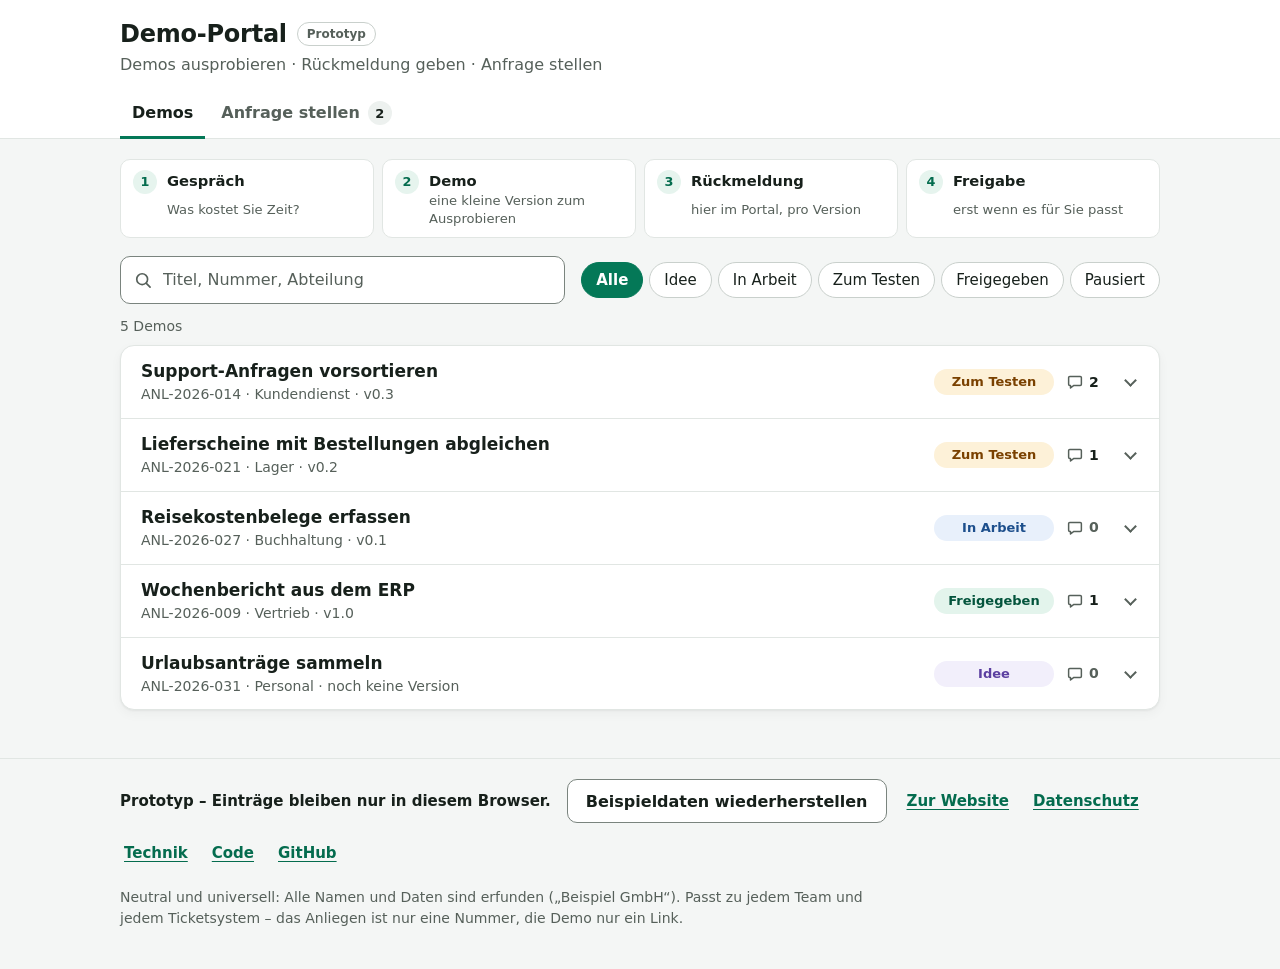
<file: index.html>
<!doctype html>
<html lang="de" dir="ltr">
<head>
  <meta charset="utf-8">
  <meta name="viewport" content="width=device-width, initial-scale=1">
  <title>Demo-Portal</title>
  <meta name="description" content="Prototyp eines neutralen Demo-Portals: Demos ausprobieren, Rückmeldung geben, Anfrage stellen. Erfundene Beispieldaten – passt zu jedem Team und jedem Ticketsystem.">
  <meta name="robots" content="noindex">
  <meta name="color-scheme" content="light dark">
  <meta name="theme-color" content="#ffffff" media="(prefers-color-scheme: light)">
  <meta name="theme-color" content="#151b18" media="(prefers-color-scheme: dark)">
  <link rel="icon" href="data:image/svg+xml,%3Csvg xmlns='http://www.w3.org/2000/svg' viewBox='0 0 32 32'%3E%3Crect width='32' height='32' rx='8' fill='%23047857'/%3E%3Cpath d='M9 16.5l4.5 4.5L23 11.5' fill='none' stroke='%23ffffff' stroke-width='3.2' stroke-linecap='round' stroke-linejoin='round'/%3E%3C/svg%3E">
  <link rel="stylesheet" href="styles.css">
  <script src="app.js" defer></script>
</head>
<body>
  <a class="skip-link" href="#inhalt">Zum Inhalt springen</a>

  <header class="top">
    <div class="wrap top-inner">
      <div class="brand">
        <h1>Demo-Portal</h1>
        <span class="tag">Prototyp</span>
      </div>
      <p class="subtitle">Demos ausprobieren · Rückmeldung geben · Anfrage stellen</p>

      <div class="tabs" role="tablist" aria-label="Bereiche">
        <button class="tab" type="button" role="tab" id="tab-demos" aria-selected="true" aria-controls="panel-demos">Demos</button>
        <button class="tab" type="button" role="tab" id="tab-anfrage" aria-selected="false" aria-controls="panel-anfrage" tabindex="-1">
          <span>Anfrage stellen</span>
          <span class="badge" id="anfrage-zahl">0</span><span class="vh"> eigene Anfragen</span>
        </button>
      </div>
    </div>
  </header>

  <main id="inhalt" class="wrap main" tabindex="-1">
    <noscript>
      <p class="noscript">Dieses Portal braucht JavaScript. Bitte JavaScript erlauben und die Seite neu laden.</p>
    </noscript>

    <!-- The way of working in four steps: what the portal is for, readable in five seconds. -->
    <ol class="flow" aria-label="So läuft die Zusammenarbeit">
      <li><strong>Gespräch</strong><span>Was kostet Sie Zeit?</span></li>
      <li><strong>Demo</strong><span>eine kleine Version zum Ausprobieren</span></li>
      <li><strong>Rückmeldung</strong><span>hier im Portal, pro Version</span></li>
      <li><strong>Freigabe</strong><span>erst wenn es für Sie passt</span></li>
    </ol>

    <!-- Reiter 1: Demos -->
    <section class="panel" id="panel-demos" role="tabpanel" aria-labelledby="tab-demos">
      <h2 class="vh">Demos</h2>

      <div class="toolbar">
        <div class="search">
          <label class="vh" for="suche">Demos suchen</label>
          <svg class="search-icon" viewBox="0 0 24 24" aria-hidden="true" focusable="false">
            <circle cx="11" cy="11" r="6.5"></circle>
            <path d="M16 16l4.5 4.5"></path>
          </svg>
          <input id="suche" type="search" maxlength="120" autocomplete="off" spellcheck="false" placeholder="Titel, Nummer, Abteilung">
        </div>

        <div class="chips" role="group" aria-label="Nach Status filtern">
          <button type="button" class="chip" data-status="" aria-pressed="true"><span>Alle</span></button>
          <button type="button" class="chip" data-status="idee" aria-pressed="false"><span>Idee</span></button>
          <button type="button" class="chip" data-status="in-arbeit" aria-pressed="false"><span>In Arbeit</span></button>
          <button type="button" class="chip" data-status="zum-testen" aria-pressed="false"><span>Zum Testen</span></button>
          <button type="button" class="chip" data-status="freigegeben" aria-pressed="false"><span>Freigegeben</span></button>
          <button type="button" class="chip" data-status="pausiert" aria-pressed="false"><span>Pausiert</span></button>
        </div>
      </div>

      <p class="result" id="ergebnis" role="status"></p>

      <ul class="demo-list" id="demo-liste"></ul>

      <div class="empty" id="leer" hidden>
        <p>Keine Demo passt zu Suche und Filter.</p>
        <button type="button" class="btn btn-secondary" id="leer-zuruecksetzen">Suche und Filter zurücksetzen</button>
      </div>
    </section>

    <!-- Reiter 2: Anfrage stellen -->
    <section class="panel" id="panel-anfrage" role="tabpanel" aria-labelledby="tab-anfrage" hidden>
      <div class="split">
        <form class="card form" id="anfrage-form" novalidate aria-labelledby="anfrage-titel">
          <div class="form-head">
            <h2 id="anfrage-titel">Neue Anfrage</h2>
            <p class="muted">Kurz beschreiben, was heute Zeit kostet. Die Beispiele in den Feldern helfen.</p>
          </div>

          <div class="field">
            <label class="label" for="a-titel">Worum geht es?</label>
            <input id="a-titel" type="text" maxlength="120" autocomplete="off" placeholder="z. B. Rechnungen ablegen" aria-describedby="a-titel-fehler">
            <p class="error" id="a-titel-fehler" hidden></p>
          </div>

          <div class="field">
            <label class="label" for="a-heute">Was machen Sie heute?</label>
            <textarea id="a-heute" rows="4" maxlength="1000" placeholder="z. B. Ich speichere jede Rechnung aus dem Postfach als PDF, benenne sie um und lege sie im richtigen Ordner ab." aria-describedby="a-heute-fehler"></textarea>
            <p class="error" id="a-heute-fehler" hidden></p>
          </div>

          <fieldset class="field" id="a-oft" aria-describedby="a-oft-fehler">
            <legend class="label">Wie oft?</legend>
            <div class="opts">
              <label class="opt"><input type="radio" name="frequency" value="taeglich"><span>Täglich</span></label>
              <label class="opt"><input type="radio" name="frequency" value="woechentlich"><span>Wöchentlich</span></label>
              <label class="opt"><input type="radio" name="frequency" value="monatlich"><span>Monatlich</span></label>
              <label class="opt"><input type="radio" name="frequency" value="seltener"><span>Seltener</span></label>
            </div>
            <p class="error" id="a-oft-fehler" hidden></p>
          </fieldset>

          <div class="field">
            <label class="label" for="a-minuten">Wie lange dauert es jedes Mal?</label>
            <div class="unit">
              <input id="a-minuten" type="text" inputmode="numeric" maxlength="12" autocomplete="off" placeholder="z. B. 20" aria-describedby="a-minuten-einheit a-minuten-fehler">
              <span id="a-minuten-einheit">Minuten</span>
            </div>
            <p class="error" id="a-minuten-fehler" hidden></p>
          </div>

          <div class="field">
            <label class="label" for="a-programme">Mit welchen Programmen?</label>
            <input id="a-programme" type="text" maxlength="120" autocomplete="off" placeholder="z. B. E-Mail, Excel, ERP" aria-describedby="a-programme-fehler">
            <p class="error" id="a-programme-fehler" hidden></p>
          </div>

          <fieldset class="field" id="a-dringend" aria-describedby="a-dringend-fehler">
            <legend class="label">Wie dringend?</legend>
            <div class="opts">
              <label class="opt"><input type="radio" name="urgency" value="normal" checked><span>Normal</span></label>
              <label class="opt"><input type="radio" name="urgency" value="bald"><span>Bald</span></label>
              <label class="opt"><input type="radio" name="urgency" value="dringend"><span>Dringend</span></label>
            </div>
            <p class="error" id="a-dringend-fehler" hidden></p>
          </fieldset>

          <div class="pair">
            <div class="field">
              <label class="label" for="a-abteilung">Abteilung</label>
              <input id="a-abteilung" type="text" maxlength="60" autocomplete="off" placeholder="z. B. Buchhaltung" aria-describedby="a-abteilung-fehler">
              <p class="error" id="a-abteilung-fehler" hidden></p>
            </div>
            <div class="field">
              <label class="label" for="a-name">Name <span class="optional">(optional)</span></label>
              <input id="a-name" type="text" maxlength="60" autocomplete="name" placeholder="Leer lassen = anonym">
            </div>
          </div>

          <div class="form-end">
            <div class="form-actions">
              <button type="submit" class="btn btn-primary">Anfrage senden</button>
            </div>
            <div class="form-status" id="anfrage-status" role="status"></div>
          </div>
        </form>

        <section class="card" aria-labelledby="liste-titel">
          <h2 id="liste-titel">Ihre Anfragen</h2>
          <ul class="req-list" id="anfrage-liste"></ul>
          <p class="muted" id="anfrage-leer" hidden>Noch keine Anfragen.</p>
        </section>
      </div>
    </section>
  </main>

  <footer class="foot">
    <div class="wrap">
      <div class="foot-row">
        <p class="foot-note"><strong>Prototyp – Einträge bleiben nur in diesem Browser.</strong></p>
        <button type="button" class="btn btn-secondary" id="reset" aria-expanded="false" aria-controls="reset-frage">Beispieldaten wiederherstellen</button>
        <a class="link" href="https://barneysintro.space/">Zur Website</a>
        <a class="link" href="https://barneysintro.space/privacy">Datenschutz</a>
        <a class="link" href="technik.html">Technik</a>
        <a class="link" href="app.js">Code</a>
        <a class="link" href="https://github.com/barneyson55/demo-portal">GitHub</a>
      </div>

      <div class="reset-ask" id="reset-frage" hidden>
        <p>Eigene Rückmeldungen und Anfragen in diesem Browser löschen und die Beispieldaten laden?</p>
        <div class="reset-actions">
          <button type="button" class="btn btn-primary" id="reset-ja">Ja, wiederherstellen</button>
          <button type="button" class="btn btn-secondary" id="reset-nein">Abbrechen</button>
        </div>
      </div>
      <p class="reset-status" id="reset-status" role="status"></p>

      <p class="foot-small">Neutral und universell: Alle Namen und Daten sind erfunden („Beispiel GmbH“). Passt zu jedem Team und jedem Ticketsystem – das Anliegen ist nur eine Nummer, die Demo nur ein Link.</p>
      <p class="foot-small foot-warn" id="speicher-hinweis" hidden>Speichern ist in diesem Browser gerade nicht möglich – Einträge verschwinden beim Neuladen.</p>
    </div>
  </footer>
</body>
</html>
</file>
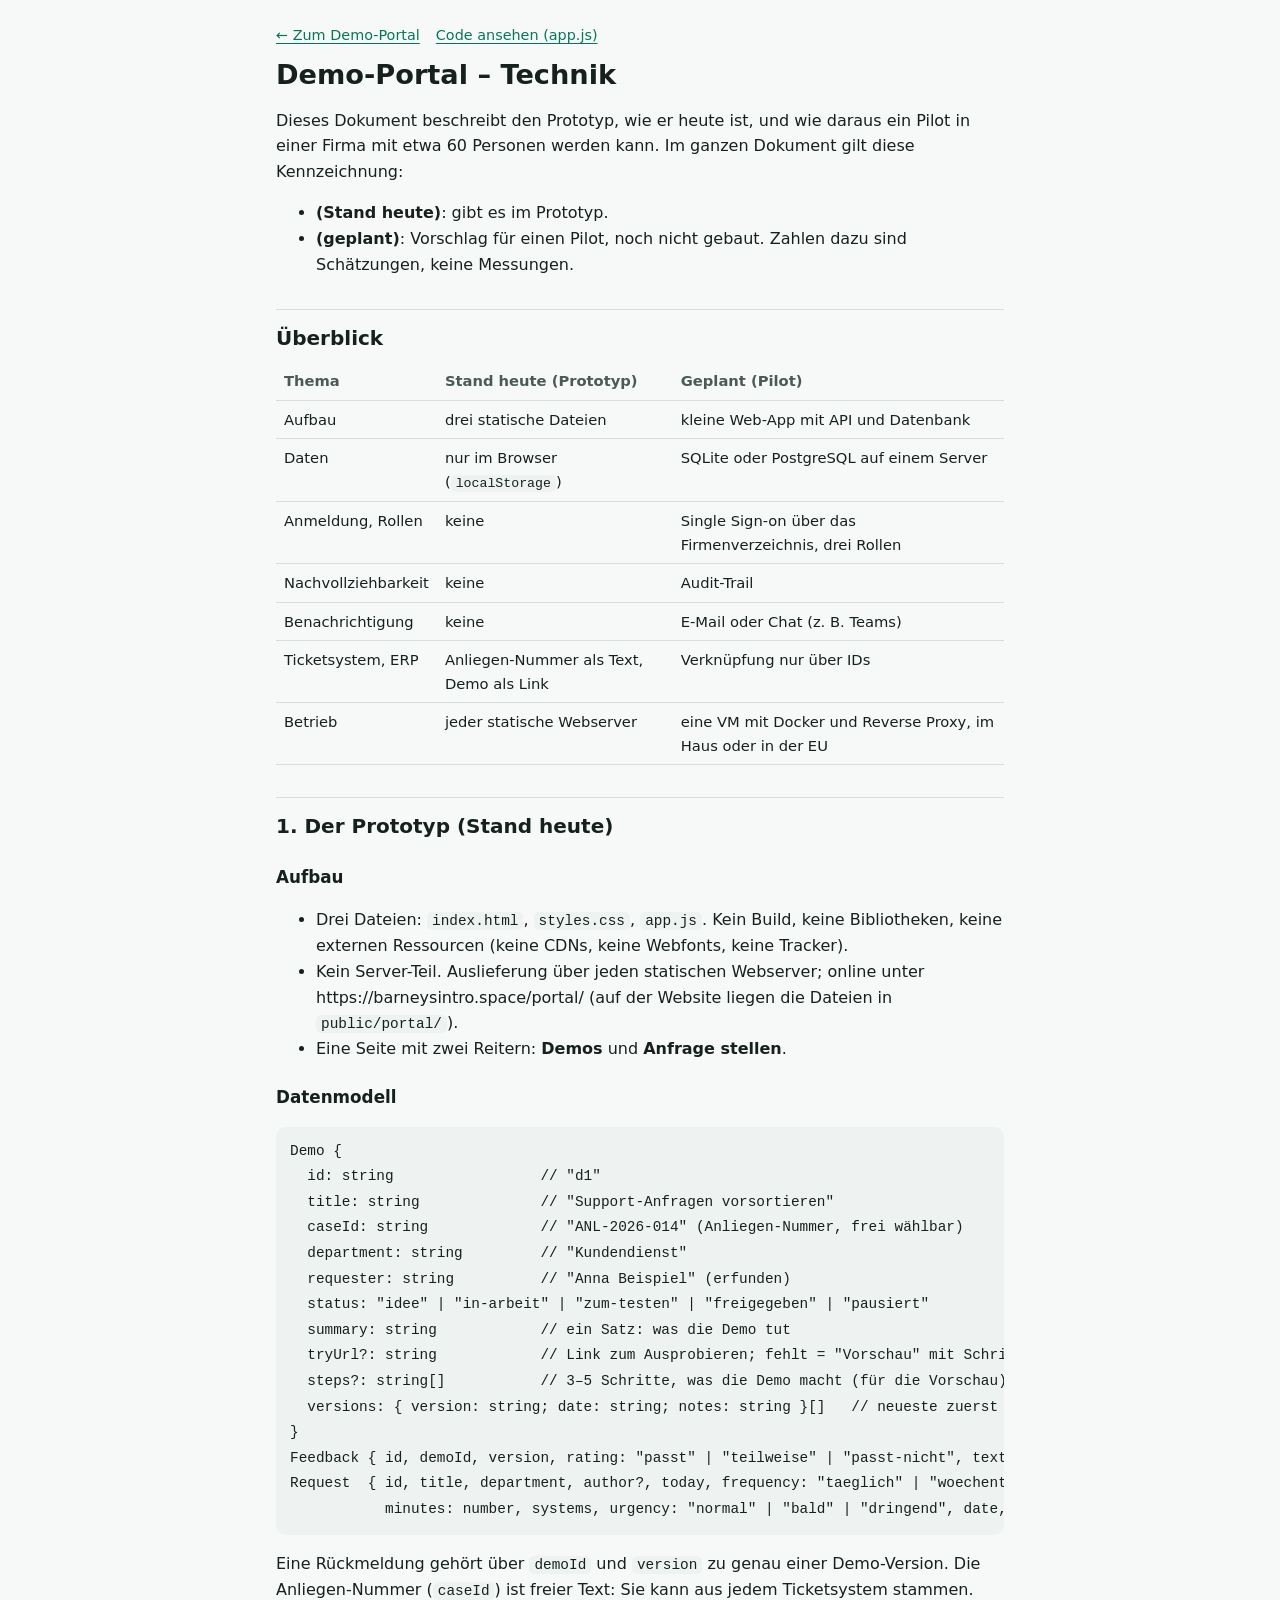
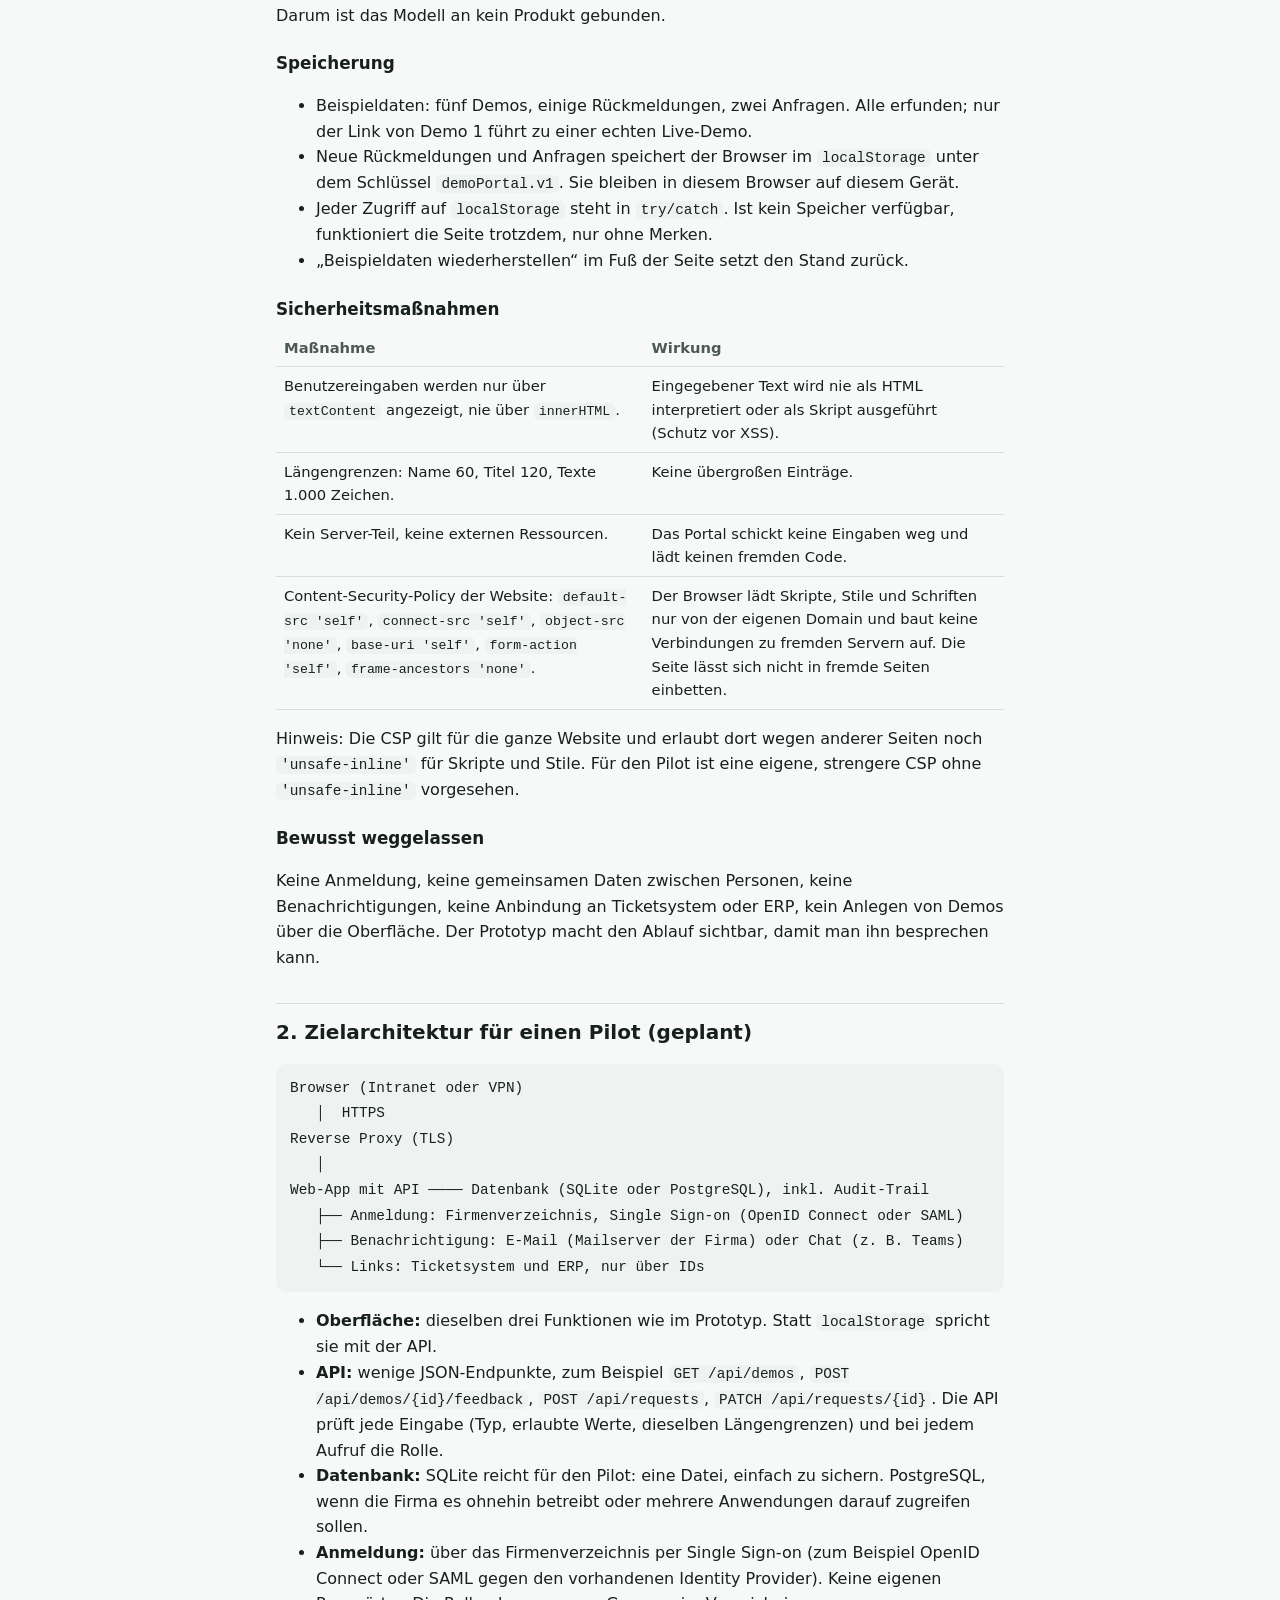
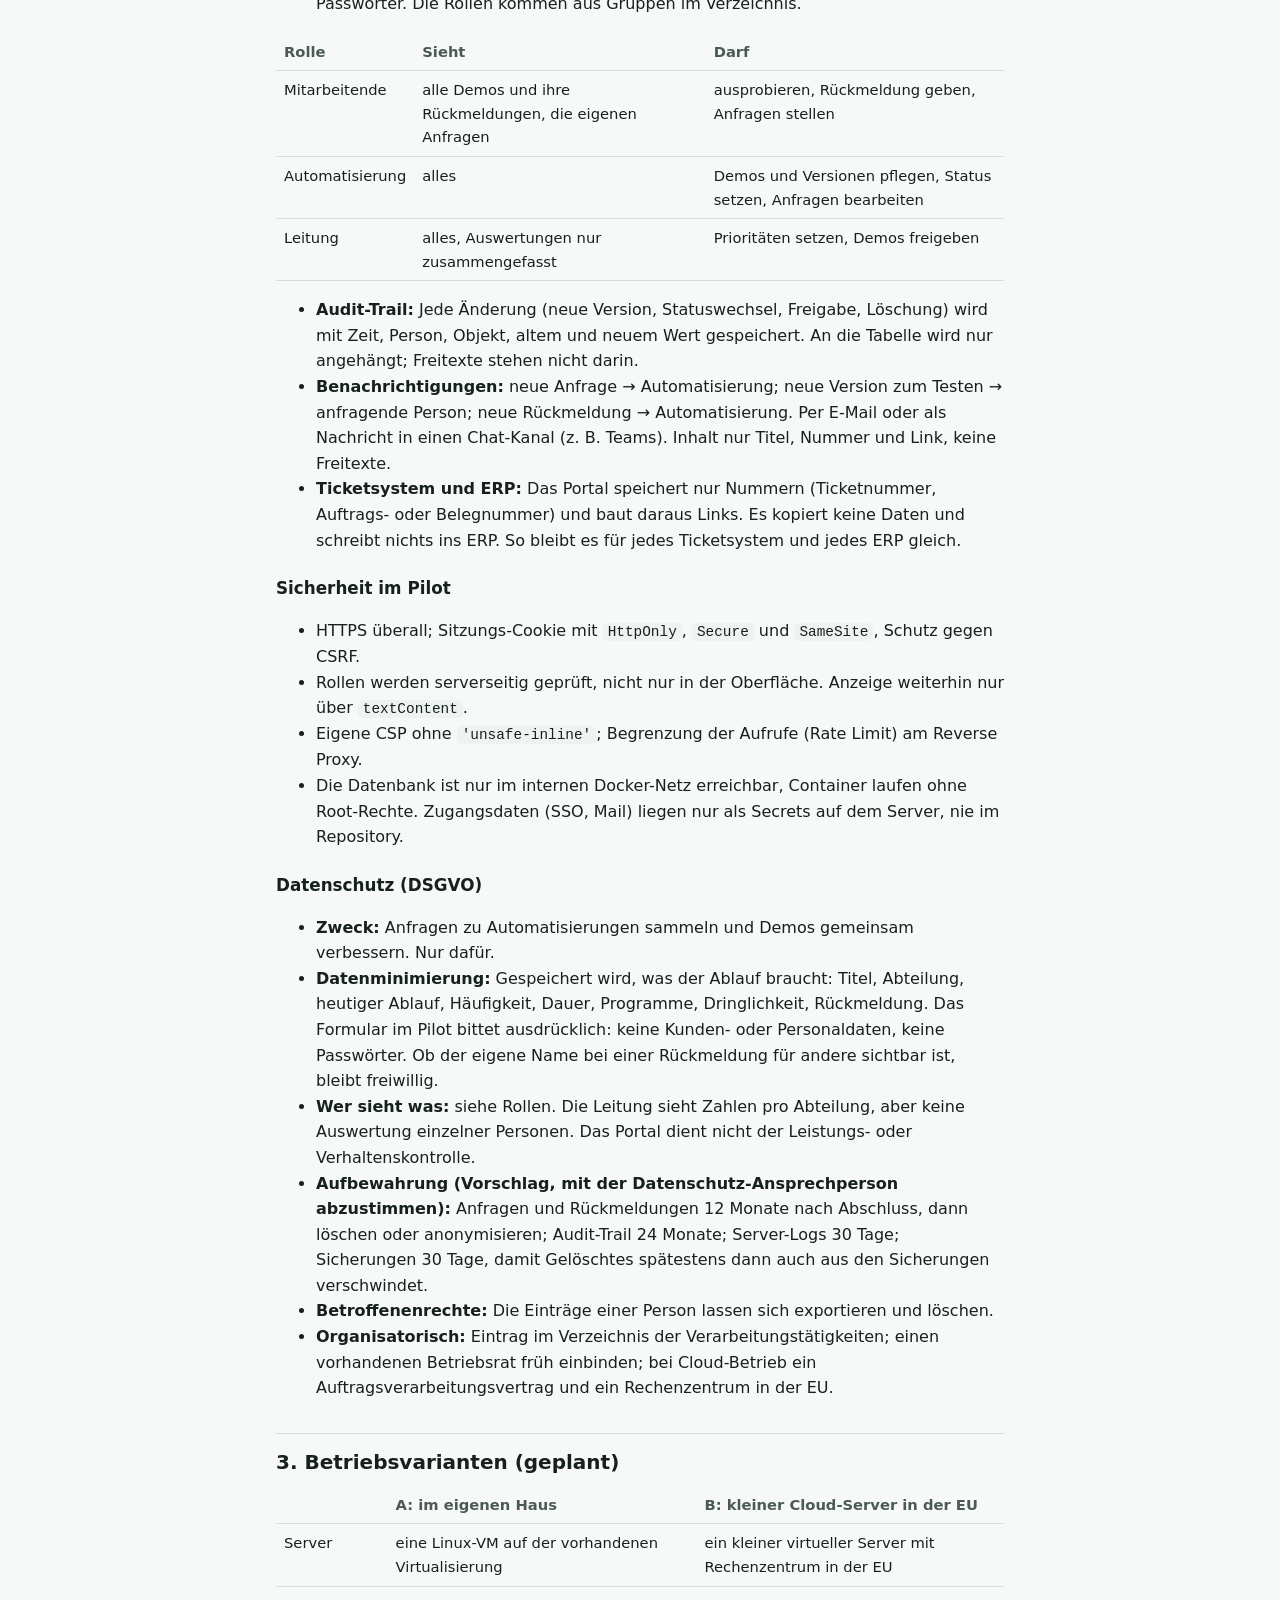
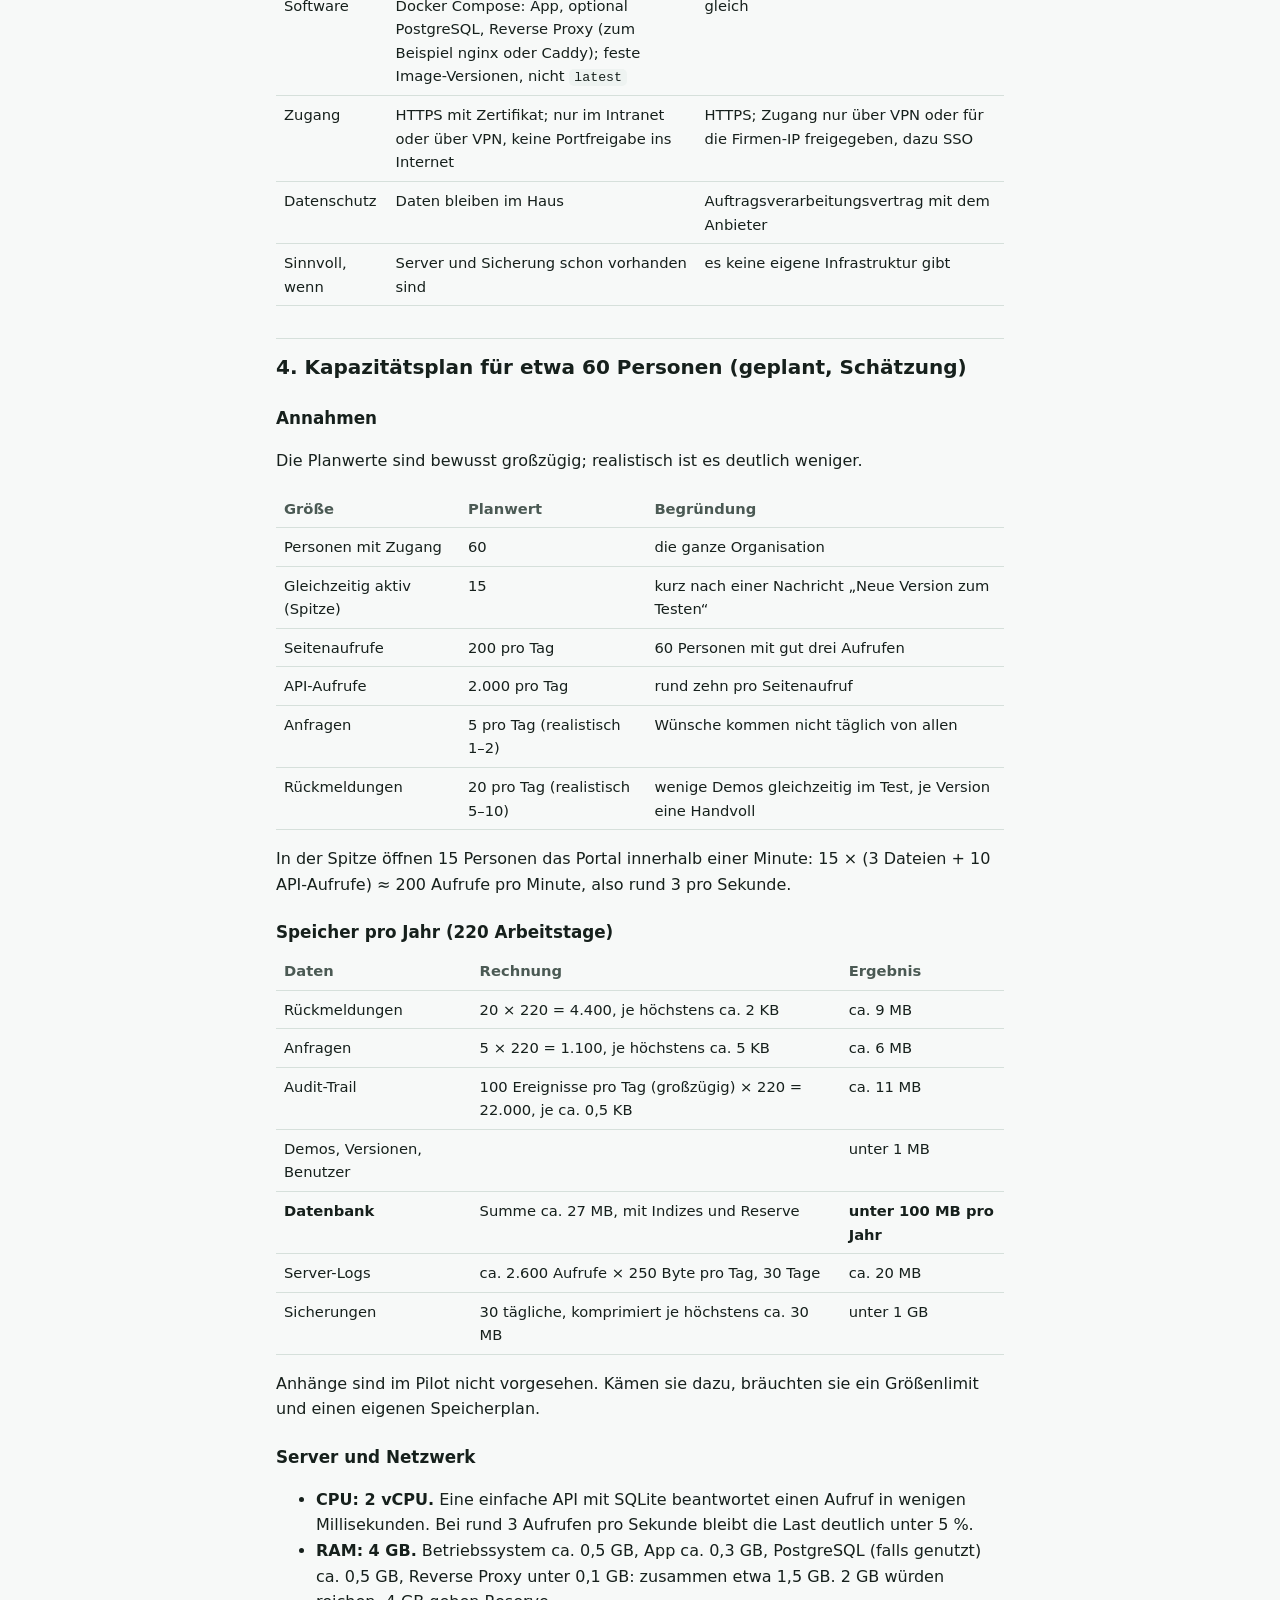
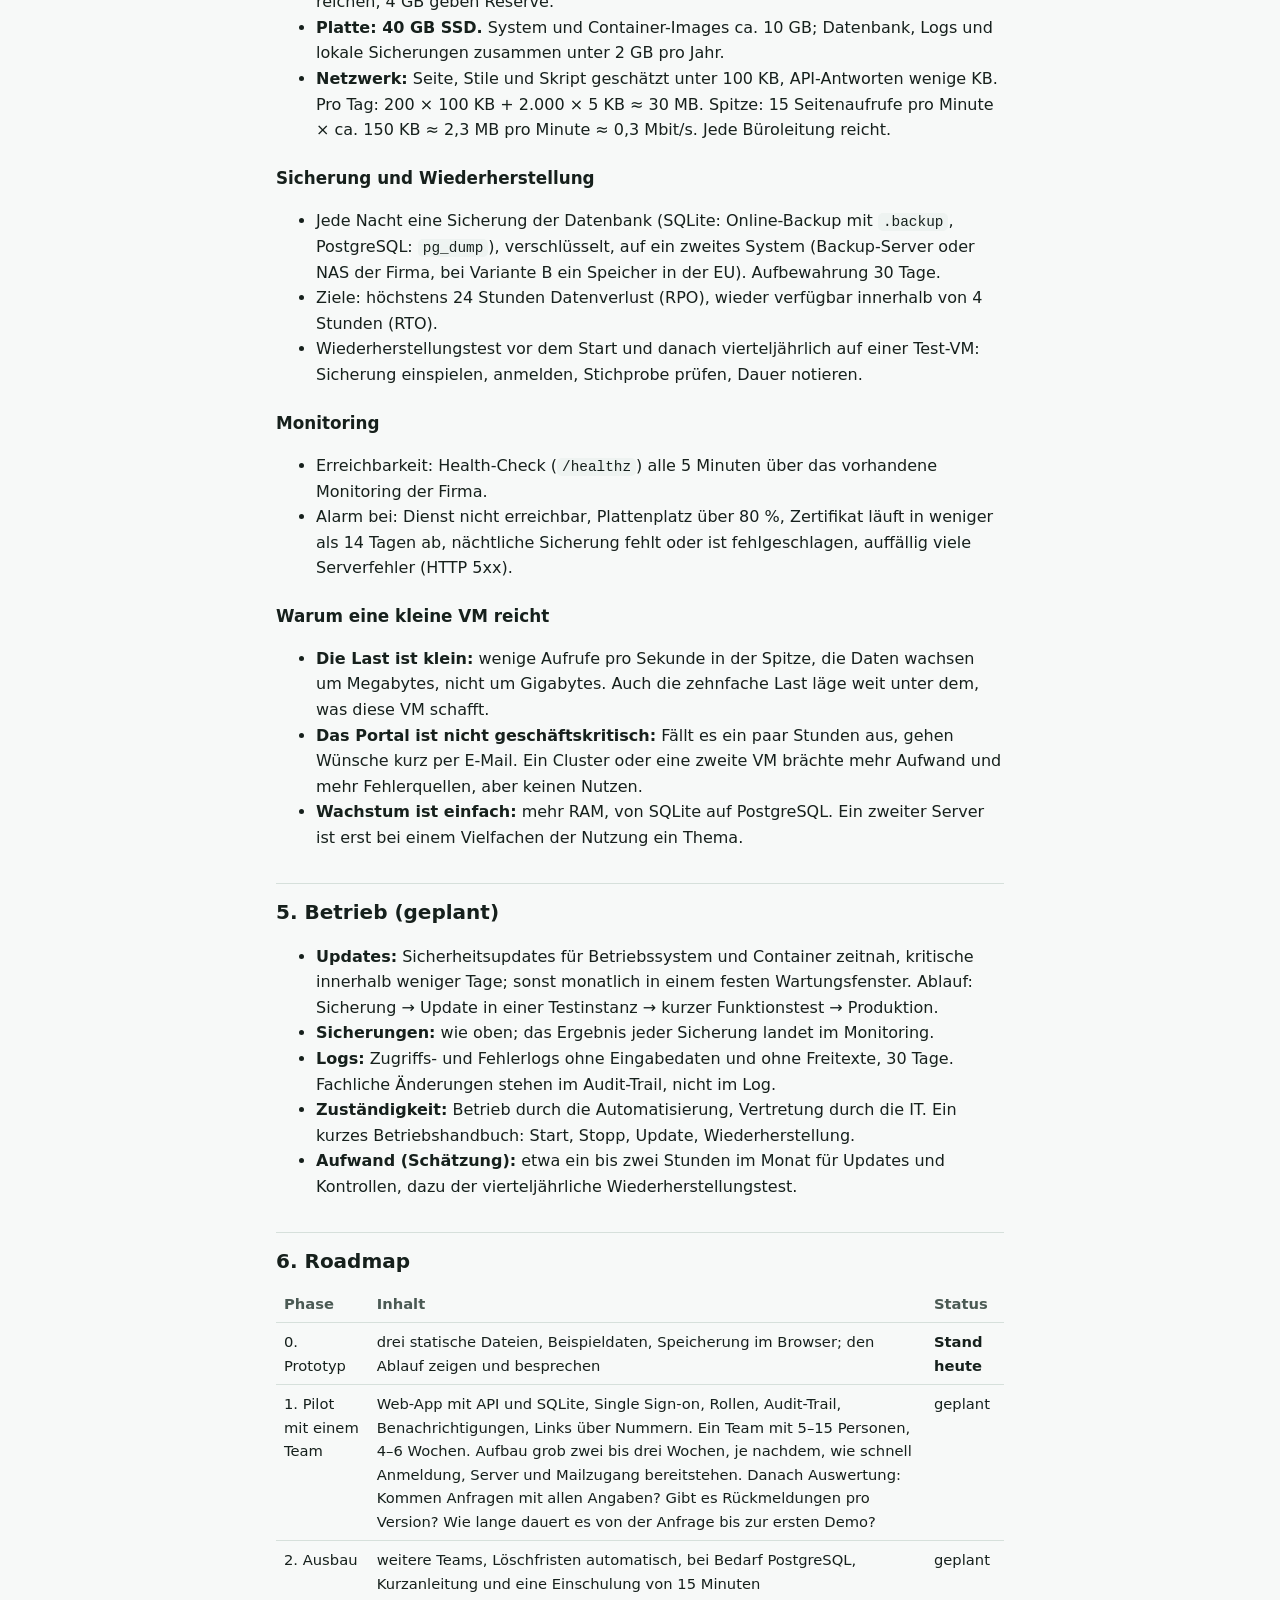
<file: technik.html>
<!doctype html>
<html lang="de">
<head>
<meta charset="utf-8">
<meta name="viewport" content="width=device-width, initial-scale=1">
<meta name="robots" content="noindex">
<title>Demo-Portal – Technik</title>
<link rel="icon" href="data:image/svg+xml,%3Csvg xmlns='http://www.w3.org/2000/svg' viewBox='0 0 32 32'%3E%3Crect width='32' height='32' rx='8' fill='%23047857'/%3E%3Cpath d='M9 16.5l4.5 4.5L23 11.5' fill='none' stroke='%23ffffff' stroke-width='3.2' stroke-linecap='round' stroke-linejoin='round'/%3E%3C/svg%3E">
<style>
  :root { --bg: #f7f9f8; --fg: #16201c; --muted: #4b5a54; --line: #d6e0db; --accent: #047857; --code: #eef3f1; color-scheme: light; }
  @media (prefers-color-scheme: dark) { :root { --bg: #0f1513; --fg: #e8efec; --muted: #a9b8b1; --line: #26332e; --accent: #34d399; --code: #17201d; color-scheme: dark; } }
  * { box-sizing: border-box; }
  body { margin: 0; background: var(--bg); color: var(--fg); font: 16px/1.6 system-ui, -apple-system, "Segoe UI", Roboto, sans-serif; }
  main { max-width: 760px; margin: 0 auto; padding: 24px max(16px, env(safe-area-inset-right)) 48px max(16px, env(safe-area-inset-left)); }
  .top { display: flex; gap: 16px; flex-wrap: wrap; margin-bottom: 8px; font-size: 0.9rem; }
  a { color: var(--accent); text-underline-offset: 3px; }
  a:focus-visible { outline: 2px solid var(--accent); outline-offset: 3px; border-radius: 4px; }
  h1 { font-size: 1.7rem; line-height: 1.2; margin: 12px 0 8px; text-wrap: balance; }
  h2 { font-size: 1.25rem; margin: 32px 0 8px; padding-top: 12px; border-top: 1px solid var(--line); }
  h3 { font-size: 1.05rem; margin: 22px 0 6px; }
  p, li { color: var(--fg); }
  code { background: var(--code); padding: 1px 5px; border-radius: 5px; font-size: 0.9em; }
  pre { background: var(--code); padding: 12px 14px; border-radius: 10px; overflow-x: auto; }
  pre code { background: none; padding: 0; }
  .table { overflow-x: auto; }
  table { border-collapse: collapse; width: 100%; font-size: 0.92rem; font-variant-numeric: tabular-nums; }
  th, td { border-bottom: 1px solid var(--line); padding: 7px 8px; text-align: left; vertical-align: top; }
  th { color: var(--muted); font-weight: 600; }
  blockquote { margin: 12px 0; padding: 4px 14px; border-left: 3px solid var(--accent); color: var(--muted); }
</style>
</head>
<body>
<main>
<nav class="top" aria-label="Navigation"><a href="./">← Zum Demo-Portal</a><a href="app.js">Code ansehen (app.js)</a></nav>
<h1>Demo-Portal – Technik</h1>
<p>Dieses Dokument beschreibt den Prototyp, wie er heute ist, und wie daraus ein Pilot in einer Firma mit etwa 60 Personen werden kann. Im ganzen Dokument gilt diese Kennzeichnung:</p>
<ul>
<li><strong>(Stand heute)</strong>: gibt es im Prototyp.</li>
<li><strong>(geplant)</strong>: Vorschlag für einen Pilot, noch nicht gebaut. Zahlen dazu sind Schätzungen, keine Messungen.</li>
</ul>
<h2>Überblick</h2>
<div class="table"><table>
<thead>
<tr>
<th>Thema</th>
<th>Stand heute (Prototyp)</th>
<th>Geplant (Pilot)</th>
</tr>
</thead>
<tbody>
<tr>
<td>Aufbau</td>
<td>drei statische Dateien</td>
<td>kleine Web-App mit API und Datenbank</td>
</tr>
<tr>
<td>Daten</td>
<td>nur im Browser (<code>localStorage</code>)</td>
<td>SQLite oder PostgreSQL auf einem Server</td>
</tr>
<tr>
<td>Anmeldung, Rollen</td>
<td>keine</td>
<td>Single Sign-on über das Firmenverzeichnis, drei Rollen</td>
</tr>
<tr>
<td>Nachvollziehbarkeit</td>
<td>keine</td>
<td>Audit-Trail</td>
</tr>
<tr>
<td>Benachrichtigung</td>
<td>keine</td>
<td>E-Mail oder Chat (z. B. Teams)</td>
</tr>
<tr>
<td>Ticketsystem, ERP</td>
<td>Anliegen-Nummer als Text, Demo als Link</td>
<td>Verknüpfung nur über IDs</td>
</tr>
<tr>
<td>Betrieb</td>
<td>jeder statische Webserver</td>
<td>eine VM mit Docker und Reverse Proxy, im Haus oder in der EU</td>
</tr>
</tbody>
</table></div>
<h2>1. Der Prototyp (Stand heute)</h2>
<h3>Aufbau</h3>
<ul>
<li>Drei Dateien: <code>index.html</code>, <code>styles.css</code>, <code>app.js</code>. Kein Build, keine Bibliotheken, keine externen Ressourcen (keine CDNs, keine Webfonts, keine Tracker).</li>
<li>Kein Server-Teil. Auslieferung über jeden statischen Webserver; online unter https://barneysintro.space/portal/ (auf der Website liegen die Dateien in <code>public/portal/</code>).</li>
<li>Eine Seite mit zwei Reitern: <strong>Demos</strong> und <strong>Anfrage stellen</strong>.</li>
</ul>
<h3>Datenmodell</h3>
<pre><code class="language-text">Demo {
  id: string                 // &quot;d1&quot;
  title: string              // &quot;Support-Anfragen vorsortieren&quot;
  caseId: string             // &quot;ANL-2026-014&quot; (Anliegen-Nummer, frei wählbar)
  department: string         // &quot;Kundendienst&quot;
  requester: string          // &quot;Anna Beispiel&quot; (erfunden)
  status: &quot;idee&quot; | &quot;in-arbeit&quot; | &quot;zum-testen&quot; | &quot;freigegeben&quot; | &quot;pausiert&quot;
  summary: string            // ein Satz: was die Demo tut
  tryUrl?: string            // Link zum Ausprobieren; fehlt = &quot;Vorschau&quot; mit Schritten
  steps?: string[]           // 3–5 Schritte, was die Demo macht (für die Vorschau)
  versions: { version: string; date: string; notes: string }[]   // neueste zuerst
}
Feedback { id, demoId, version, rating: &quot;passt&quot; | &quot;teilweise&quot; | &quot;passt-nicht&quot;, text, author?, date }
Request  { id, title, department, author?, today, frequency: &quot;taeglich&quot; | &quot;woechentlich&quot; | &quot;monatlich&quot; | &quot;seltener&quot;,
           minutes: number, systems, urgency: &quot;normal&quot; | &quot;bald&quot; | &quot;dringend&quot;, date, status: &quot;eingegangen&quot; }
</code></pre>
<p>Eine Rückmeldung gehört über <code>demoId</code> und <code>version</code> zu genau einer Demo-Version. Die Anliegen-Nummer (<code>caseId</code>) ist freier Text: Sie kann aus jedem Ticketsystem stammen. Darum ist das Modell an kein Produkt gebunden.</p>
<h3>Speicherung</h3>
<ul>
<li>Beispieldaten: fünf Demos, einige Rückmeldungen, zwei Anfragen. Alle erfunden; nur der Link von Demo 1 führt zu einer echten Live-Demo.</li>
<li>Neue Rückmeldungen und Anfragen speichert der Browser im <code>localStorage</code> unter dem Schlüssel <code>demoPortal.v1</code>. Sie bleiben in diesem Browser auf diesem Gerät.</li>
<li>Jeder Zugriff auf <code>localStorage</code> steht in <code>try/catch</code>. Ist kein Speicher verfügbar, funktioniert die Seite trotzdem, nur ohne Merken.</li>
<li>„Beispieldaten wiederherstellen“ im Fuß der Seite setzt den Stand zurück.</li>
</ul>
<h3>Sicherheitsmaßnahmen</h3>
<div class="table"><table>
<thead>
<tr>
<th>Maßnahme</th>
<th>Wirkung</th>
</tr>
</thead>
<tbody>
<tr>
<td>Benutzereingaben werden nur über <code>textContent</code> angezeigt, nie über <code>innerHTML</code>.</td>
<td>Eingegebener Text wird nie als HTML interpretiert oder als Skript ausgeführt (Schutz vor XSS).</td>
</tr>
<tr>
<td>Längengrenzen: Name 60, Titel 120, Texte 1.000 Zeichen.</td>
<td>Keine übergroßen Einträge.</td>
</tr>
<tr>
<td>Kein Server-Teil, keine externen Ressourcen.</td>
<td>Das Portal schickt keine Eingaben weg und lädt keinen fremden Code.</td>
</tr>
<tr>
<td>Content-Security-Policy der Website: <code>default-src 'self'</code>, <code>connect-src 'self'</code>, <code>object-src 'none'</code>, <code>base-uri 'self'</code>, <code>form-action 'self'</code>, <code>frame-ancestors 'none'</code>.</td>
<td>Der Browser lädt Skripte, Stile und Schriften nur von der eigenen Domain und baut keine Verbindungen zu fremden Servern auf. Die Seite lässt sich nicht in fremde Seiten einbetten.</td>
</tr>
</tbody>
</table></div>
<p>Hinweis: Die CSP gilt für die ganze Website und erlaubt dort wegen anderer Seiten noch <code>'unsafe-inline'</code> für Skripte und Stile. Für den Pilot ist eine eigene, strengere CSP ohne <code>'unsafe-inline'</code> vorgesehen.</p>
<h3>Bewusst weggelassen</h3>
<p>Keine Anmeldung, keine gemeinsamen Daten zwischen Personen, keine Benachrichtigungen, keine Anbindung an Ticketsystem oder ERP, kein Anlegen von Demos über die Oberfläche. Der Prototyp macht den Ablauf sichtbar, damit man ihn besprechen kann.</p>
<h2>2. Zielarchitektur für einen Pilot (geplant)</h2>
<pre><code class="language-text">Browser (Intranet oder VPN)
   │  HTTPS
Reverse Proxy (TLS)
   │
Web-App mit API ──── Datenbank (SQLite oder PostgreSQL), inkl. Audit-Trail
   ├── Anmeldung: Firmenverzeichnis, Single Sign-on (OpenID Connect oder SAML)
   ├── Benachrichtigung: E-Mail (Mailserver der Firma) oder Chat (z. B. Teams)
   └── Links: Ticketsystem und ERP, nur über IDs
</code></pre>
<ul>
<li><strong>Oberfläche:</strong> dieselben drei Funktionen wie im Prototyp. Statt <code>localStorage</code> spricht sie mit der API.</li>
<li><strong>API:</strong> wenige JSON-Endpunkte, zum Beispiel <code>GET /api/demos</code>, <code>POST /api/demos/{id}/feedback</code>, <code>POST /api/requests</code>, <code>PATCH /api/requests/{id}</code>. Die API prüft jede Eingabe (Typ, erlaubte Werte, dieselben Längengrenzen) und bei jedem Aufruf die Rolle.</li>
<li><strong>Datenbank:</strong> SQLite reicht für den Pilot: eine Datei, einfach zu sichern. PostgreSQL, wenn die Firma es ohnehin betreibt oder mehrere Anwendungen darauf zugreifen sollen.</li>
<li><strong>Anmeldung:</strong> über das Firmenverzeichnis per Single Sign-on (zum Beispiel OpenID Connect oder SAML gegen den vorhandenen Identity Provider). Keine eigenen Passwörter. Die Rollen kommen aus Gruppen im Verzeichnis.</li>
</ul>
<div class="table"><table>
<thead>
<tr>
<th>Rolle</th>
<th>Sieht</th>
<th>Darf</th>
</tr>
</thead>
<tbody>
<tr>
<td>Mitarbeitende</td>
<td>alle Demos und ihre Rückmeldungen, die eigenen Anfragen</td>
<td>ausprobieren, Rückmeldung geben, Anfragen stellen</td>
</tr>
<tr>
<td>Automatisierung</td>
<td>alles</td>
<td>Demos und Versionen pflegen, Status setzen, Anfragen bearbeiten</td>
</tr>
<tr>
<td>Leitung</td>
<td>alles, Auswertungen nur zusammengefasst</td>
<td>Prioritäten setzen, Demos freigeben</td>
</tr>
</tbody>
</table></div>
<ul>
<li><strong>Audit-Trail:</strong> Jede Änderung (neue Version, Statuswechsel, Freigabe, Löschung) wird mit Zeit, Person, Objekt, altem und neuem Wert gespeichert. An die Tabelle wird nur angehängt; Freitexte stehen nicht darin.</li>
<li><strong>Benachrichtigungen:</strong> neue Anfrage → Automatisierung; neue Version zum Testen → anfragende Person; neue Rückmeldung → Automatisierung. Per E-Mail oder als Nachricht in einen Chat-Kanal (z. B. Teams). Inhalt nur Titel, Nummer und Link, keine Freitexte.</li>
<li><strong>Ticketsystem und ERP:</strong> Das Portal speichert nur Nummern (Ticketnummer, Auftrags- oder Belegnummer) und baut daraus Links. Es kopiert keine Daten und schreibt nichts ins ERP. So bleibt es für jedes Ticketsystem und jedes ERP gleich.</li>
</ul>
<h3>Sicherheit im Pilot</h3>
<ul>
<li>HTTPS überall; Sitzungs-Cookie mit <code>HttpOnly</code>, <code>Secure</code> und <code>SameSite</code>, Schutz gegen CSRF.</li>
<li>Rollen werden serverseitig geprüft, nicht nur in der Oberfläche. Anzeige weiterhin nur über <code>textContent</code>.</li>
<li>Eigene CSP ohne <code>'unsafe-inline'</code>; Begrenzung der Aufrufe (Rate Limit) am Reverse Proxy.</li>
<li>Die Datenbank ist nur im internen Docker-Netz erreichbar, Container laufen ohne Root-Rechte. Zugangsdaten (SSO, Mail) liegen nur als Secrets auf dem Server, nie im Repository.</li>
</ul>
<h3>Datenschutz (DSGVO)</h3>
<ul>
<li><strong>Zweck:</strong> Anfragen zu Automatisierungen sammeln und Demos gemeinsam verbessern. Nur dafür.</li>
<li><strong>Datenminimierung:</strong> Gespeichert wird, was der Ablauf braucht: Titel, Abteilung, heutiger Ablauf, Häufigkeit, Dauer, Programme, Dringlichkeit, Rückmeldung. Das Formular im Pilot bittet ausdrücklich: keine Kunden- oder Personaldaten, keine Passwörter. Ob der eigene Name bei einer Rückmeldung für andere sichtbar ist, bleibt freiwillig.</li>
<li><strong>Wer sieht was:</strong> siehe Rollen. Die Leitung sieht Zahlen pro Abteilung, aber keine Auswertung einzelner Personen. Das Portal dient nicht der Leistungs- oder Verhaltenskontrolle.</li>
<li><strong>Aufbewahrung (Vorschlag, mit der Datenschutz-Ansprechperson abzustimmen):</strong> Anfragen und Rückmeldungen 12 Monate nach Abschluss, dann löschen oder anonymisieren; Audit-Trail 24 Monate; Server-Logs 30 Tage; Sicherungen 30 Tage, damit Gelöschtes spätestens dann auch aus den Sicherungen verschwindet.</li>
<li><strong>Betroffenenrechte:</strong> Die Einträge einer Person lassen sich exportieren und löschen.</li>
<li><strong>Organisatorisch:</strong> Eintrag im Verzeichnis der Verarbeitungstätigkeiten; einen vorhandenen Betriebsrat früh einbinden; bei Cloud-Betrieb ein Auftragsverarbeitungsvertrag und ein Rechenzentrum in der EU.</li>
</ul>
<h2>3. Betriebsvarianten (geplant)</h2>
<div class="table"><table>
<thead>
<tr>
<th></th>
<th>A: im eigenen Haus</th>
<th>B: kleiner Cloud-Server in der EU</th>
</tr>
</thead>
<tbody>
<tr>
<td>Server</td>
<td>eine Linux-VM auf der vorhandenen Virtualisierung</td>
<td>ein kleiner virtueller Server mit Rechenzentrum in der EU</td>
</tr>
<tr>
<td>Software</td>
<td>Docker Compose: App, optional PostgreSQL, Reverse Proxy (zum Beispiel nginx oder Caddy); feste Image-Versionen, nicht <code>latest</code></td>
<td>gleich</td>
</tr>
<tr>
<td>Zugang</td>
<td>HTTPS mit Zertifikat; nur im Intranet oder über VPN, keine Portfreigabe ins Internet</td>
<td>HTTPS; Zugang nur über VPN oder für die Firmen-IP freigegeben, dazu SSO</td>
</tr>
<tr>
<td>Datenschutz</td>
<td>Daten bleiben im Haus</td>
<td>Auftragsverarbeitungsvertrag mit dem Anbieter</td>
</tr>
<tr>
<td>Sinnvoll, wenn</td>
<td>Server und Sicherung schon vorhanden sind</td>
<td>es keine eigene Infrastruktur gibt</td>
</tr>
</tbody>
</table></div>
<h2>4. Kapazitätsplan für etwa 60 Personen (geplant, Schätzung)</h2>
<h3>Annahmen</h3>
<p>Die Planwerte sind bewusst großzügig; realistisch ist es deutlich weniger.</p>
<div class="table"><table>
<thead>
<tr>
<th>Größe</th>
<th>Planwert</th>
<th>Begründung</th>
</tr>
</thead>
<tbody>
<tr>
<td>Personen mit Zugang</td>
<td>60</td>
<td>die ganze Organisation</td>
</tr>
<tr>
<td>Gleichzeitig aktiv (Spitze)</td>
<td>15</td>
<td>kurz nach einer Nachricht „Neue Version zum Testen“</td>
</tr>
<tr>
<td>Seitenaufrufe</td>
<td>200 pro Tag</td>
<td>60 Personen mit gut drei Aufrufen</td>
</tr>
<tr>
<td>API-Aufrufe</td>
<td>2.000 pro Tag</td>
<td>rund zehn pro Seitenaufruf</td>
</tr>
<tr>
<td>Anfragen</td>
<td>5 pro Tag (realistisch 1–2)</td>
<td>Wünsche kommen nicht täglich von allen</td>
</tr>
<tr>
<td>Rückmeldungen</td>
<td>20 pro Tag (realistisch 5–10)</td>
<td>wenige Demos gleichzeitig im Test, je Version eine Handvoll</td>
</tr>
</tbody>
</table></div>
<p>In der Spitze öffnen 15 Personen das Portal innerhalb einer Minute: 15 × (3 Dateien + 10 API-Aufrufe) ≈ 200 Aufrufe pro Minute, also rund 3 pro Sekunde.</p>
<h3>Speicher pro Jahr (220 Arbeitstage)</h3>
<div class="table"><table>
<thead>
<tr>
<th>Daten</th>
<th>Rechnung</th>
<th>Ergebnis</th>
</tr>
</thead>
<tbody>
<tr>
<td>Rückmeldungen</td>
<td>20 × 220 = 4.400, je höchstens ca. 2 KB</td>
<td>ca. 9 MB</td>
</tr>
<tr>
<td>Anfragen</td>
<td>5 × 220 = 1.100, je höchstens ca. 5 KB</td>
<td>ca. 6 MB</td>
</tr>
<tr>
<td>Audit-Trail</td>
<td>100 Ereignisse pro Tag (großzügig) × 220 = 22.000, je ca. 0,5 KB</td>
<td>ca. 11 MB</td>
</tr>
<tr>
<td>Demos, Versionen, Benutzer</td>
<td></td>
<td>unter 1 MB</td>
</tr>
<tr>
<td><strong>Datenbank</strong></td>
<td>Summe ca. 27 MB, mit Indizes und Reserve</td>
<td><strong>unter 100 MB pro Jahr</strong></td>
</tr>
<tr>
<td>Server-Logs</td>
<td>ca. 2.600 Aufrufe × 250 Byte pro Tag, 30 Tage</td>
<td>ca. 20 MB</td>
</tr>
<tr>
<td>Sicherungen</td>
<td>30 tägliche, komprimiert je höchstens ca. 30 MB</td>
<td>unter 1 GB</td>
</tr>
</tbody>
</table></div>
<p>Anhänge sind im Pilot nicht vorgesehen. Kämen sie dazu, bräuchten sie ein Größenlimit und einen eigenen Speicherplan.</p>
<h3>Server und Netzwerk</h3>
<ul>
<li><strong>CPU: 2 vCPU.</strong> Eine einfache API mit SQLite beantwortet einen Aufruf in wenigen Millisekunden. Bei rund 3 Aufrufen pro Sekunde bleibt die Last deutlich unter 5 %.</li>
<li><strong>RAM: 4 GB.</strong> Betriebssystem ca. 0,5 GB, App ca. 0,3 GB, PostgreSQL (falls genutzt) ca. 0,5 GB, Reverse Proxy unter 0,1 GB: zusammen etwa 1,5 GB. 2 GB würden reichen, 4 GB geben Reserve.</li>
<li><strong>Platte: 40 GB SSD.</strong> System und Container-Images ca. 10 GB; Datenbank, Logs und lokale Sicherungen zusammen unter 2 GB pro Jahr.</li>
<li><strong>Netzwerk:</strong> Seite, Stile und Skript geschätzt unter 100 KB, API-Antworten wenige KB. Pro Tag: 200 × 100 KB + 2.000 × 5 KB ≈ 30 MB. Spitze: 15 Seitenaufrufe pro Minute × ca. 150 KB ≈ 2,3 MB pro Minute ≈ 0,3 Mbit/s. Jede Büroleitung reicht.</li>
</ul>
<h3>Sicherung und Wiederherstellung</h3>
<ul>
<li>Jede Nacht eine Sicherung der Datenbank (SQLite: Online-Backup mit <code>.backup</code>, PostgreSQL: <code>pg_dump</code>), verschlüsselt, auf ein zweites System (Backup-Server oder NAS der Firma, bei Variante B ein Speicher in der EU). Aufbewahrung 30 Tage.</li>
<li>Ziele: höchstens 24 Stunden Datenverlust (RPO), wieder verfügbar innerhalb von 4 Stunden (RTO).</li>
<li>Wiederherstellungstest vor dem Start und danach vierteljährlich auf einer Test-VM: Sicherung einspielen, anmelden, Stichprobe prüfen, Dauer notieren.</li>
</ul>
<h3>Monitoring</h3>
<ul>
<li>Erreichbarkeit: Health-Check (<code>/healthz</code>) alle 5 Minuten über das vorhandene Monitoring der Firma.</li>
<li>Alarm bei: Dienst nicht erreichbar, Plattenplatz über 80 %, Zertifikat läuft in weniger als 14 Tagen ab, nächtliche Sicherung fehlt oder ist fehlgeschlagen, auffällig viele Serverfehler (HTTP 5xx).</li>
</ul>
<h3>Warum eine kleine VM reicht</h3>
<ul>
<li><strong>Die Last ist klein:</strong> wenige Aufrufe pro Sekunde in der Spitze, die Daten wachsen um Megabytes, nicht um Gigabytes. Auch die zehnfache Last läge weit unter dem, was diese VM schafft.</li>
<li><strong>Das Portal ist nicht geschäftskritisch:</strong> Fällt es ein paar Stunden aus, gehen Wünsche kurz per E-Mail. Ein Cluster oder eine zweite VM brächte mehr Aufwand und mehr Fehlerquellen, aber keinen Nutzen.</li>
<li><strong>Wachstum ist einfach:</strong> mehr RAM, von SQLite auf PostgreSQL. Ein zweiter Server ist erst bei einem Vielfachen der Nutzung ein Thema.</li>
</ul>
<h2>5. Betrieb (geplant)</h2>
<ul>
<li><strong>Updates:</strong> Sicherheitsupdates für Betriebssystem und Container zeitnah, kritische innerhalb weniger Tage; sonst monatlich in einem festen Wartungsfenster. Ablauf: Sicherung → Update in einer Testinstanz → kurzer Funktionstest → Produktion.</li>
<li><strong>Sicherungen:</strong> wie oben; das Ergebnis jeder Sicherung landet im Monitoring.</li>
<li><strong>Logs:</strong> Zugriffs- und Fehlerlogs ohne Eingabedaten und ohne Freitexte, 30 Tage. Fachliche Änderungen stehen im Audit-Trail, nicht im Log.</li>
<li><strong>Zuständigkeit:</strong> Betrieb durch die Automatisierung, Vertretung durch die IT. Ein kurzes Betriebshandbuch: Start, Stopp, Update, Wiederherstellung.</li>
<li><strong>Aufwand (Schätzung):</strong> etwa ein bis zwei Stunden im Monat für Updates und Kontrollen, dazu der vierteljährliche Wiederherstellungstest.</li>
</ul>
<h2>6. Roadmap</h2>
<div class="table"><table>
<thead>
<tr>
<th>Phase</th>
<th>Inhalt</th>
<th>Status</th>
</tr>
</thead>
<tbody>
<tr>
<td>0. Prototyp</td>
<td>drei statische Dateien, Beispieldaten, Speicherung im Browser; den Ablauf zeigen und besprechen</td>
<td><strong>Stand heute</strong></td>
</tr>
<tr>
<td>1. Pilot mit einem Team</td>
<td>Web-App mit API und SQLite, Single Sign-on, Rollen, Audit-Trail, Benachrichtigungen, Links über Nummern. Ein Team mit 5–15 Personen, 4–6 Wochen. Aufbau grob zwei bis drei Wochen, je nachdem, wie schnell Anmeldung, Server und Mailzugang bereitstehen. Danach Auswertung: Kommen Anfragen mit allen Angaben? Gibt es Rückmeldungen pro Version? Wie lange dauert es von der Anfrage bis zur ersten Demo?</td>
<td>geplant</td>
</tr>
<tr>
<td>2. Ausbau</td>
<td>weitere Teams, Löschfristen automatisch, bei Bedarf PostgreSQL, Kurzanleitung und eine Einschulung von 15 Minuten</td>
<td>geplant</td>
</tr>
</tbody>
</table></div>
</main>
</body>
</html>
</file>
<file: styles.css>
/*
 * Demo-Portal – Prototyp
 * Ruhiges, schlichtes Design für ein internes Werkzeug.
 * Systemschrift, keine externen Ressourcen. Hell und dunkel über prefers-color-scheme.
 */

/* ---------- Farben und Maße ---------- */

:root {
  color-scheme: light;
  --bg: #f4f6f5;
  --surface: #ffffff;
  --surface-2: #f7f9f8;
  --surface-3: #edf1ef;
  --text: #17201b;
  --muted: #56605a;
  --line: #e1e6e3;
  --line-mid: #c9d0cc;
  --line-strong: #7a847e;
  --accent: #047857;
  --accent-hover: #065f46;
  --accent-ink: #ffffff;
  --accent-soft: #e6f4ee;
  --accent-text: #046c4e;
  --focus: #047857;
  --danger: #b42318;
  --shadow: 0 1px 2px rgb(16 24 20 / 0.05), 0 4px 12px rgb(16 24 20 / 0.04);
  --radius: 14px;
  --radius-sm: 10px;

  /* Status und Bewertungen: Wort plus Farbe, nie Farbe allein */
  --idee-bg: #f2effb;
  --idee-fg: #5b3fa0;
  --arbeit-bg: #e8f0fb;
  --arbeit-fg: #1d4f8c;
  --testen-bg: #fdf1d8;
  --testen-fg: #7a4100;
  --frei-bg: #e3f4ec;
  --frei-fg: #03543c;
  --pause-bg: #eef0f2;
  --pause-fg: #4a5361;
  --nein-bg: #fdecea;
  --nein-fg: #9b1c13;
}

@media (prefers-color-scheme: dark) {
  :root {
    color-scheme: dark;
    --bg: #0e1311;
    --surface: #151b18;
    --surface-2: #19201c;
    --surface-3: #212a25;
    --text: #e6ece8;
    --muted: #a3ada7;
    --line: #29322d;
    --line-mid: #3a4540;
    --line-strong: #6b7670;
    --accent: #34d399;
    --accent-hover: #6ee7b7;
    --accent-ink: #052e1f;
    --accent-soft: rgb(52 211 153 / 0.14);
    --accent-text: #6ee7b7;
    --focus: #34d399;
    --danger: #f97066;
    --shadow: none;

    --idee-bg: rgb(167 139 250 / 0.16);
    --idee-fg: #c4b5fd;
    --arbeit-bg: rgb(96 165 250 / 0.16);
    --arbeit-fg: #93c5fd;
    --testen-bg: rgb(251 191 36 / 0.14);
    --testen-fg: #fcd34d;
    --frei-bg: rgb(52 211 153 / 0.16);
    --frei-fg: #6ee7b7;
    --pause-bg: rgb(148 163 184 / 0.16);
    --pause-fg: #cbd5e1;
    --nein-bg: rgb(248 113 113 / 0.16);
    --nein-fg: #fca5a5;
  }
}

/* ---------- Grundlagen ---------- */

*,
*::before,
*::after {
  box-sizing: border-box;
}

[hidden] {
  display: none !important;
}

html {
  -webkit-text-size-adjust: 100%;
  text-size-adjust: 100%;
}

body {
  margin: 0;
  min-height: 100vh;
  display: flex;
  flex-direction: column;
  background: var(--bg);
  color: var(--text);
  font-family: system-ui, -apple-system, "Segoe UI", Roboto, "Helvetica Neue", Arial, sans-serif;
  font-size: 1rem;
  line-height: 1.5;
  overflow-wrap: break-word;
}

h1,
h2,
h3,
h4,
p,
ol,
ul {
  margin: 0;
}

h2 {
  font-size: 1.125rem;
  line-height: 1.3;
}

h3,
h4 {
  font-size: 1rem;
  line-height: 1.35;
}

button,
input,
textarea,
select {
  font: inherit;
  color: inherit;
}

button {
  cursor: pointer;
}

a {
  color: var(--accent-text);
  text-underline-offset: 0.18em;
}

:focus-visible {
  outline: 3px solid var(--focus);
  outline-offset: 2px;
}

.vh {
  position: absolute !important;
  width: 1px;
  height: 1px;
  margin: -1px;
  padding: 0;
  overflow: hidden;
  clip: rect(0 0 0 0);
  clip-path: inset(50%);
  white-space: nowrap;
  border: 0;
}

.muted {
  color: var(--muted);
}

.small {
  font-size: 0.875rem;
}

.wrap {
  width: 100%;
  max-width: 68rem;
  margin-inline: auto;
  padding-inline: 16px;
}

@media (min-width: 640px) {
  .wrap {
    padding-inline: 24px;
  }
}

.skip-link {
  position: absolute;
  top: -200px;
  left: 16px;
  z-index: 10;
  padding: 10px 16px;
  border-radius: var(--radius-sm);
  background: var(--surface);
  color: var(--text);
  font-weight: 600;
  box-shadow: var(--shadow);
}

.skip-link:focus {
  top: 12px;
}

.noscript {
  padding: 14px 16px;
  margin-bottom: 16px;
  border: 1px solid var(--line-mid);
  border-radius: var(--radius-sm);
  background: var(--surface);
}

/* ---------- Kopf und Reiter ---------- */

.top {
  background: var(--surface);
  border-bottom: 1px solid var(--line);
}

.top-inner {
  padding-top: 20px;
}

.brand {
  display: flex;
  flex-wrap: wrap;
  align-items: center;
  gap: 6px 10px;
}

.brand h1 {
  font-size: 1.5rem;
  line-height: 1.2;
  letter-spacing: -0.01em;
}

.tag {
  display: inline-flex;
  align-items: center;
  min-height: 24px;
  padding: 0 9px;
  border: 1px solid var(--line-mid);
  border-radius: 999px;
  color: var(--muted);
  font-size: 0.75rem;
  font-weight: 600;
}

.subtitle {
  margin-top: 4px;
  color: var(--muted);
}

.tabs {
  display: flex;
  flex-wrap: wrap;
  gap: 4px;
  margin-top: 14px;
}

.tab {
  display: inline-flex;
  align-items: center;
  gap: 8px;
  min-height: 48px;
  margin-bottom: -1px;
  padding: 0 12px;
  border: 0;
  border-bottom: 3px solid transparent;
  border-radius: 8px 8px 0 0;
  background: none;
  color: var(--muted);
  font-weight: 600;
}

.tab[aria-selected="true"] {
  border-bottom-color: var(--accent);
  color: var(--text);
}

.tab:focus-visible {
  outline-offset: -3px;
}

.badge {
  display: inline-flex;
  align-items: center;
  justify-content: center;
  min-width: 24px;
  height: 24px;
  padding: 0 7px;
  border-radius: 999px;
  background: var(--surface-3);
  color: var(--text);
  font-size: 0.8125rem;
  font-weight: 700;
  font-variant-numeric: tabular-nums;
}

.tab[aria-selected="true"] .badge {
  background: var(--accent-soft);
  color: var(--accent-text);
}

/* ---------- Hauptbereich ---------- */

.main {
  flex: 1 0 auto;
  padding-top: 20px;
  padding-bottom: 8px;
}

.main:focus {
  outline: none;
}

/* Four steps of the collaboration: a real sequence, so the numbers carry meaning. */
.flow {
  list-style: none;
  margin: 0 0 18px;
  padding: 0;
  display: grid;
  grid-template-columns: repeat(4, minmax(0, 1fr));
  gap: 8px;
  counter-reset: flow;
}

.flow li {
  counter-increment: flow;
  display: grid;
  grid-template-columns: auto minmax(0, 1fr);
  column-gap: 10px;
  align-items: start;
  min-width: 0;
  padding: 10px 12px;
  border: 1px solid var(--line);
  border-radius: var(--radius-sm);
  background: var(--surface);
}

.flow li::before {
  content: counter(flow);
  grid-row: span 2;
  display: grid;
  place-items: center;
  width: 24px;
  height: 24px;
  border-radius: 50%;
  background: var(--accent-soft);
  color: var(--accent-text);
  font-size: 0.8rem;
  font-weight: 700;
  font-variant-numeric: tabular-nums;
}

.flow strong {
  color: var(--text);
  font-size: 0.92rem;
}

.flow span {
  color: var(--muted);
  font-size: 0.82rem;
  line-height: 1.35;
}

/* Phones: only the four step names, two by two, to keep the list of demos close to the top. */
@media (max-width: 720px) {
  .flow { grid-template-columns: repeat(2, minmax(0, 1fr)); gap: 6px; margin-bottom: 14px; }
  .flow li { align-items: center; padding: 8px 10px; }
  .flow li::before { grid-row: auto; }
  .flow span { display: none; }
}

.toolbar {
  display: flex;
  flex-wrap: wrap;
  align-items: center;
  gap: 8px 16px;
}

.search {
  position: relative;
  flex: 1 1 16rem;
  min-width: 0;
}

.search-icon {
  position: absolute;
  top: 50%;
  left: 13px;
  width: 20px;
  height: 20px;
  transform: translateY(-50%);
  fill: none;
  stroke: var(--muted);
  stroke-width: 2;
  stroke-linecap: round;
  pointer-events: none;
}

.search input[type="search"] {
  padding-left: 42px;
}

.chips {
  display: flex;
  flex-wrap: wrap;
  column-gap: 6px;
  flex: 0 1 auto;
}

/* Die Klickfläche ist 44 px hoch, der sichtbare Chip 36 px. */
.chip {
  display: inline-flex;
  align-items: center;
  min-height: 44px;
  padding: 4px 0;
  border: 0;
  background: none;
}

.chip > span {
  display: inline-flex;
  align-items: center;
  height: 36px;
  padding: 0 14px;
  border: 1px solid var(--line-mid);
  border-radius: 999px;
  background: var(--surface);
  color: var(--text);
  font-size: 0.9375rem;
  font-weight: 500;
  white-space: nowrap;
  transition: background-color 0.15s ease, border-color 0.15s ease, color 0.15s ease;
}

.chip[aria-pressed="true"] > span {
  border-color: var(--accent);
  background: var(--accent);
  color: var(--accent-ink);
  font-weight: 600;
}

.chip:focus-visible {
  outline: none;
}

.chip:focus-visible > span {
  outline: 3px solid var(--focus);
  outline-offset: 2px;
}

.result {
  margin: 12px 0 8px;
  color: var(--muted);
  font-size: 0.875rem;
}

.empty {
  display: grid;
  justify-items: start;
  gap: 12px;
  padding: 20px 16px;
  border: 1px dashed var(--line-mid);
  border-radius: var(--radius);
  background: var(--surface);
}

/* ---------- Eingabefelder ---------- */

input[type="text"],
input[type="search"],
textarea {
  display: block;
  width: 100%;
  min-height: 48px;
  padding: 11px 12px;
  border: 1px solid var(--line-strong);
  border-radius: var(--radius-sm);
  background: var(--surface);
  color: var(--text);
  font-size: 1rem;
  line-height: 1.4;
}

textarea {
  min-height: 104px;
  resize: vertical;
}

::placeholder {
  color: var(--muted);
  opacity: 1;
}

input[type="text"]:focus-visible,
input[type="search"]:focus-visible,
textarea:focus-visible {
  border-color: var(--accent);
  outline-offset: 1px;
}

[aria-invalid="true"] {
  border-color: var(--danger) !important;
}

.field {
  min-width: 0;
  margin: 0;
  padding: 0;
  border: 0;
}

.label {
  display: block;
  margin-bottom: 6px;
  padding: 0;
  font-weight: 600;
}

.optional {
  color: var(--muted);
  font-weight: 400;
}

.error {
  margin-top: 6px;
  color: var(--danger);
  font-size: 0.9375rem;
  font-weight: 500;
}

.unit {
  display: flex;
  align-items: center;
  gap: 10px;
}

.unit input {
  max-width: 9rem;
}

/* Auswahl-Knöpfe (Radio): ganze Fläche klickbar, Punkt zeigt die Wahl */
.opts {
  display: flex;
  flex-wrap: wrap;
  gap: 8px;
}

.opt {
  position: relative;
  display: flex;
  flex: 1 1 auto;
}

.opt input {
  position: absolute;
  inset: 0;
  z-index: 1;
  width: 100%;
  height: 100%;
  margin: 0;
  opacity: 0;
  cursor: pointer;
}

.opt span {
  display: flex;
  flex: 1;
  align-items: center;
  gap: 8px;
  min-height: 44px;
  padding: 8px 12px;
  border: 1px solid var(--line-strong);
  border-radius: var(--radius-sm);
  background: var(--surface);
  font-weight: 500;
  white-space: nowrap;
  transition: background-color 0.15s ease, border-color 0.15s ease;
}

.opt span::before {
  content: "";
  flex: none;
  width: 16px;
  height: 16px;
  border: 2px solid var(--line-strong);
  border-radius: 50%;
  background: var(--surface);
}

.opt input:checked + span {
  border-color: var(--accent);
  background: var(--accent-soft);
  color: var(--accent-text);
  font-weight: 600;
}

.opt input:checked + span::before {
  border-color: var(--accent);
  background: var(--accent);
  box-shadow: inset 0 0 0 2px var(--surface);
}

.opt input:focus-visible + span {
  outline: 3px solid var(--focus);
  outline-offset: 2px;
}

.is-invalid .opt span {
  border-color: var(--danger);
}

/* ---------- Knöpfe ---------- */

.btn {
  display: inline-flex;
  align-items: center;
  justify-content: center;
  gap: 8px;
  min-height: 44px;
  padding: 10px 18px;
  border: 1px solid transparent;
  border-radius: var(--radius-sm);
  font-size: 1rem;
  font-weight: 600;
  line-height: 1.2;
  text-align: center;
  text-decoration: none;
  transition: background-color 0.15s ease, border-color 0.15s ease, color 0.15s ease;
}

.btn-primary {
  background: var(--accent);
  color: var(--accent-ink);
}

.btn-secondary {
  border-color: var(--line-strong);
  background: var(--surface);
  color: var(--text);
}

.icon {
  flex: none;
  width: 1.125em;
  height: 1.125em;
  fill: none;
  stroke: currentColor;
  stroke-width: 2;
  stroke-linecap: round;
  stroke-linejoin: round;
}

.chevron {
  flex: none;
  width: 9px;
  height: 9px;
  margin: 0 4px 3px;
  border-right: 2px solid currentColor;
  border-bottom: 2px solid currentColor;
  transform: rotate(45deg);
  transition: transform 0.2s ease;
}

[aria-expanded="true"] > .chevron {
  margin-top: 6px;
  margin-bottom: 0;
  transform: rotate(-135deg);
}

@media (hover: hover) {
  .tab:hover,
  .link:hover {
    color: var(--text);
  }

  .chip:hover > span,
  .opt:hover span {
    border-color: var(--accent);
  }

  .btn-primary:hover {
    background: var(--accent-hover);
  }

  .btn-secondary:hover {
    background: var(--surface-3);
  }

  .demo-toggle:hover {
    background: var(--surface-2);
  }

  .history > summary:hover {
    background: var(--surface-2);
  }
}

/* ---------- Demo-Liste ---------- */

.demo-list {
  margin: 0;
  padding: 0;
  overflow: hidden;
  list-style: none;
  border: 1px solid var(--line);
  border-radius: var(--radius);
  background: var(--surface);
  box-shadow: var(--shadow);
}

.demo + .demo {
  border-top: 1px solid var(--line);
}

.demo.is-open {
  background: var(--surface-2);
}

.demo-heading {
  margin: 0;
  font-size: 1rem;
  font-weight: 400;
}

.demo-toggle {
  display: grid;
  grid-template-columns: minmax(0, 1fr) auto;
  grid-template-areas:
    "title chev"
    "meta chev"
    "side chev";
  align-items: center;
  column-gap: 12px;
  row-gap: 2px;
  width: 100%;
  min-height: 64px;
  padding: 14px 16px;
  border: 0;
  border-radius: 0;
  background: transparent;
  text-align: left;
}

.demo-toggle:focus-visible {
  outline-offset: -3px;
}

.demo-title {
  grid-area: title;
  font-size: 1.0625rem;
  font-weight: 600;
  line-height: 1.35;
}

.demo-meta {
  grid-area: meta;
  color: var(--muted);
  font-size: 0.875rem;
  font-variant-numeric: tabular-nums;
}

.demo-side {
  grid-area: side;
  display: flex;
  flex-wrap: wrap;
  align-items: center;
  gap: 6px 12px;
  margin-top: 8px;
}

.demo-toggle > .chevron {
  grid-area: chev;
  color: var(--muted);
}

@media (min-width: 600px) {
  .demo-toggle {
    grid-template-columns: minmax(0, 1fr) auto auto;
    grid-template-areas:
      "title side chev"
      "meta side chev";
    padding: 14px 20px;
  }

  .demo-side {
    flex-wrap: nowrap;
    margin-top: 0;
  }

  .demo-side .pill {
    min-width: 7.5rem;
  }
}

.pill {
  display: inline-flex;
  align-items: center;
  justify-content: center;
  min-height: 26px;
  padding: 2px 10px;
  border-radius: 999px;
  font-size: 0.8125rem;
  font-weight: 600;
  line-height: 1.2;
  white-space: nowrap;
}

.pill--idee {
  background: var(--idee-bg);
  color: var(--idee-fg);
}

.pill--in-arbeit {
  background: var(--arbeit-bg);
  color: var(--arbeit-fg);
}

.pill--zum-testen {
  background: var(--testen-bg);
  color: var(--testen-fg);
}

.pill--freigegeben {
  background: var(--frei-bg);
  color: var(--frei-fg);
}

.pill--pausiert {
  background: var(--pause-bg);
  color: var(--pause-fg);
}

.pill--eingegangen {
  background: var(--accent-soft);
  color: var(--accent-text);
}

.fb-count {
  display: inline-flex;
  align-items: center;
  gap: 5px;
  min-width: 2.75rem;
  color: var(--text);
  font-size: 0.875rem;
  font-weight: 600;
  font-variant-numeric: tabular-nums;
}

.fb-count .icon {
  width: 18px;
  height: 18px;
  color: var(--muted);
}

.fb-count.is-zero {
  color: var(--muted);
}

/* ---------- Aufgeklappte Demo ---------- */

.demo-panel {
  padding: 2px 16px 20px;
}

.detail {
  display: grid;
  gap: 24px;
}

.detail-col {
  display: grid;
  align-content: start;
  gap: 16px;
  min-width: 0;
}

@media (min-width: 600px) {
  .demo-panel {
    padding: 2px 20px 24px;
  }
}

@media (min-width: 900px) {
  .detail {
    grid-template-columns: minmax(0, 1fr) minmax(0, 1fr);
    gap: 32px;
  }
}

.summary {
  font-size: 1rem;
}

.requester {
  margin-top: -8px;
  color: var(--muted);
  font-size: 0.9375rem;
}

.requester strong {
  color: var(--text);
  font-weight: 600;
}

.try {
  display: flex;
  flex-wrap: wrap;
  align-items: center;
  gap: 8px 12px;
}

.try-hint {
  color: var(--muted);
  font-size: 0.875rem;
}

.preview {
  flex-basis: 100%;
  padding: 14px 16px;
  border: 1px dashed var(--line-mid);
  border-radius: var(--radius-sm);
  background: var(--surface);
}

.preview-title {
  font-weight: 600;
}

.steps {
  display: grid;
  gap: 4px;
  margin: 8px 0 10px;
  padding-left: 1.4em;
}

.history {
  border: 1px solid var(--line);
  border-radius: var(--radius-sm);
  background: var(--surface);
}

.history > summary {
  display: flex;
  align-items: center;
  gap: 8px;
  min-height: 44px;
  padding: 8px 14px;
  border-radius: var(--radius-sm);
  font-weight: 600;
  list-style: none;
  cursor: pointer;
}

.history > summary::-webkit-details-marker {
  display: none;
}

.history > summary::after {
  content: "";
  width: 8px;
  height: 8px;
  margin-top: -4px;
  margin-left: auto;
  border-right: 2px solid var(--muted);
  border-bottom: 2px solid var(--muted);
  transform: rotate(45deg);
  transition: transform 0.2s ease;
}

.history[open] > summary::after {
  margin-top: 4px;
  transform: rotate(-135deg);
}

.history > summary:focus-visible {
  outline-offset: -3px;
}

.summary-count {
  color: var(--muted);
  font-weight: 400;
}

.versions {
  display: grid;
  gap: 10px;
  margin: 0;
  padding: 0 14px 14px;
  list-style: none;
}

.versions li {
  padding-top: 10px;
  border-top: 1px solid var(--line);
}

.version-head {
  display: flex;
  flex-wrap: wrap;
  align-items: baseline;
  gap: 2px 10px;
}

.version-date {
  color: var(--muted);
  font-size: 0.875rem;
}

.version-current {
  color: var(--accent-text);
  font-size: 0.8125rem;
  font-weight: 600;
}

.version-notes {
  margin-top: 2px;
  color: var(--muted);
  font-size: 0.9375rem;
}

/* ---------- Rückmeldungen ---------- */

.feedback {
  display: grid;
  gap: 10px;
  min-width: 0;
}

.fb-list {
  display: grid;
  gap: 8px;
  margin: 0;
  padding: 0;
  list-style: none;
}

.fb-item {
  padding: 10px 12px;
  border: 1px solid var(--line);
  border-radius: var(--radius-sm);
  background: var(--surface);
}

.fb-head {
  display: flex;
  flex-wrap: wrap;
  align-items: center;
  gap: 4px 10px;
  color: var(--muted);
  font-size: 0.875rem;
}

.fb-author {
  color: var(--text);
  font-weight: 600;
  overflow-wrap: anywhere;
}

.fb-text {
  margin-top: 4px;
  overflow-wrap: anywhere;
  white-space: pre-line;
}

.rating {
  display: inline-flex;
  align-items: center;
  gap: 6px;
  min-height: 24px;
  padding: 1px 9px;
  border-radius: 999px;
  font-size: 0.8125rem;
  font-weight: 600;
  white-space: nowrap;
}

.rating::before {
  content: "";
  width: 7px;
  height: 7px;
  border-radius: 50%;
  background: currentColor;
}

.rating--passt {
  background: var(--frei-bg);
  color: var(--frei-fg);
}

.rating--teilweise {
  background: var(--testen-bg);
  color: var(--testen-fg);
}

.rating--passt-nicht {
  background: var(--nein-bg);
  color: var(--nein-fg);
}

.fb-form {
  display: grid;
  gap: 14px;
  margin-top: 8px;
  padding-top: 16px;
  border-top: 1px solid var(--line);
}

/* ---------- Bestätigung ---------- */

.confirm {
  display: flex;
  align-items: flex-start;
  gap: 10px;
  padding: 12px 14px;
  border-radius: var(--radius-sm);
  background: var(--accent-soft);
  color: var(--accent-text);
}

.confirm .icon {
  width: 20px;
  height: 20px;
  margin-top: 2px;
  stroke-width: 2.5;
}

.confirm strong {
  font-weight: 700;
}

.confirm-text {
  color: var(--text);
}

/* ---------- Anfrage stellen ---------- */

.split {
  display: grid;
  gap: 20px;
}

@media (min-width: 900px) {
  .split {
    grid-template-columns: minmax(0, 3fr) minmax(0, 2fr);
    align-items: start;
    gap: 28px;
  }
}

.card {
  min-width: 0;
  padding: 18px 16px;
  border: 1px solid var(--line);
  border-radius: var(--radius);
  background: var(--surface);
  box-shadow: var(--shadow);
}

@media (min-width: 640px) {
  .card {
    padding: 24px;
  }
}

.form {
  display: grid;
  gap: 20px;
}

.form-head {
  display: grid;
  gap: 4px;
}

.pair {
  display: grid;
  gap: 20px;
}

@media (min-width: 600px) {
  .pair {
    grid-template-columns: minmax(0, 1fr) minmax(0, 1fr);
    gap: 16px;
  }
}

.form-actions {
  display: flex;
  flex-wrap: wrap;
  gap: 10px;
}

/* Die Statuszeile bleibt immer im Dokument (für Screenreader), nimmt leer aber keinen Platz ein. */
.form-status:not(:empty) {
  margin-top: 12px;
}

.req-list {
  display: grid;
  gap: 8px;
  margin: 12px 0 0;
  padding: 0;
  list-style: none;
}

#anfrage-leer {
  margin-top: 12px;
}

.req {
  display: flex;
  align-items: flex-start;
  justify-content: space-between;
  gap: 12px;
  padding: 12px 14px;
  border: 1px solid var(--line);
  border-radius: var(--radius-sm);
  background: var(--surface-2);
}

.req-main {
  min-width: 0;
}

.req-title {
  font-weight: 600;
  overflow-wrap: anywhere;
  -webkit-hyphens: auto;
  hyphens: auto;
}

.req-date {
  color: var(--muted);
  font-size: 0.875rem;
}

/* Kurzer Hinweis auf neue Einträge */
@keyframes neu {
  from {
    box-shadow: 0 0 0 3px var(--accent);
  }
  to {
    box-shadow: 0 0 0 3px transparent;
  }
}

.is-new {
  animation: neu 1.8s ease-out;
}

/* ---------- Fuß ---------- */

.foot {
  margin-top: 40px;
  padding: 20px 0 40px;
  border-top: 1px solid var(--line);
  color: var(--muted);
  font-size: 0.9375rem;
}

.foot-row {
  display: flex;
  flex-wrap: wrap;
  align-items: center;
  gap: 8px 16px;
}

.foot-note strong {
  color: var(--text);
  font-weight: 600;
}

.link {
  display: inline-flex;
  align-items: center;
  min-height: 44px;
  padding: 0 4px;
  color: var(--accent-text);
  font-weight: 600;
}

.reset-ask {
  margin-top: 12px;
  padding: 14px 16px;
  border: 1px solid var(--line-mid);
  border-radius: var(--radius-sm);
  background: var(--surface);
  color: var(--text);
}

.reset-actions {
  display: flex;
  flex-wrap: wrap;
  gap: 8px;
  margin-top: 10px;
}

.reset-status:not(:empty) {
  margin-top: 10px;
  color: var(--accent-text);
  font-weight: 600;
}

.foot-small {
  max-width: 48rem;
  margin-top: 12px;
  font-size: 0.875rem;
}

.foot-warn {
  color: var(--danger);
}

/* ---------- Weniger Bewegung ---------- */

@media (prefers-reduced-motion: reduce) {
  *,
  *::before,
  *::after {
    animation-duration: 0.01ms !important;
    animation-iteration-count: 1 !important;
    transition-duration: 0.01ms !important;
    scroll-behavior: auto !important;
  }
}
</file>
